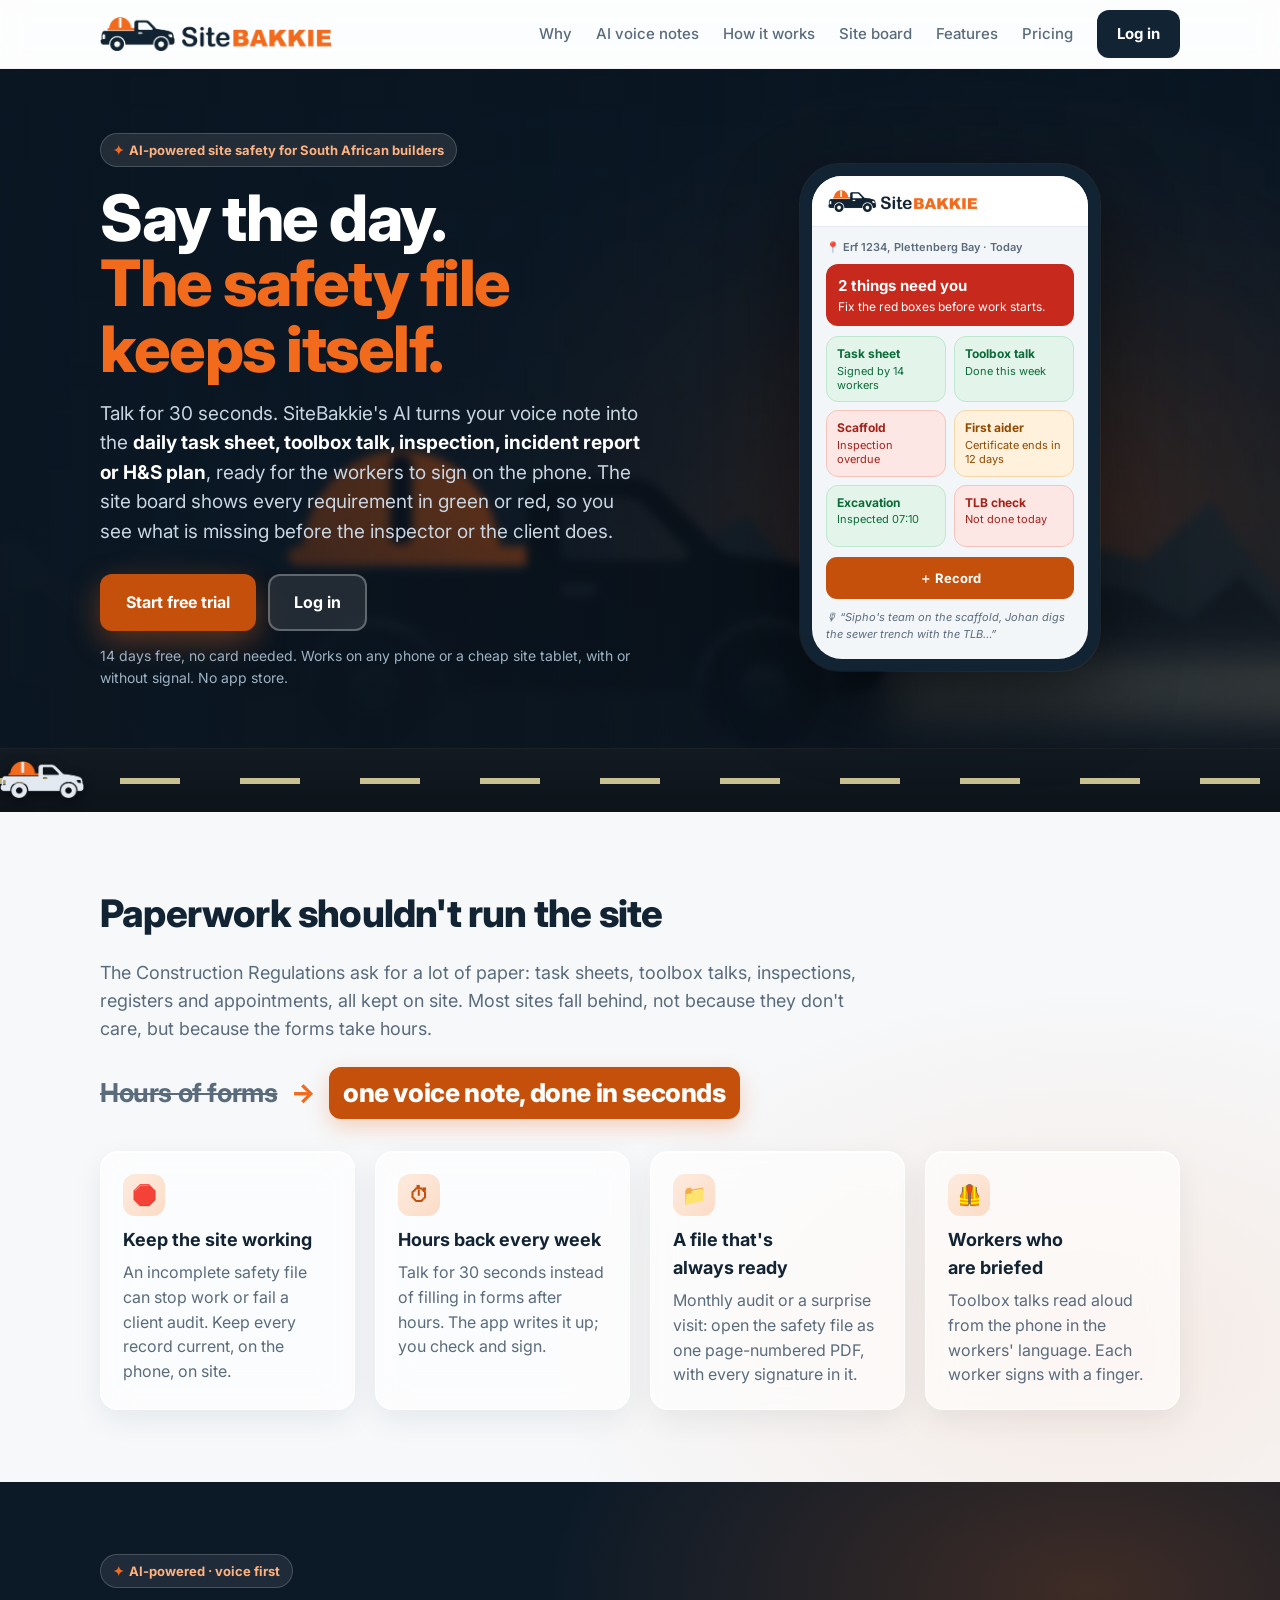
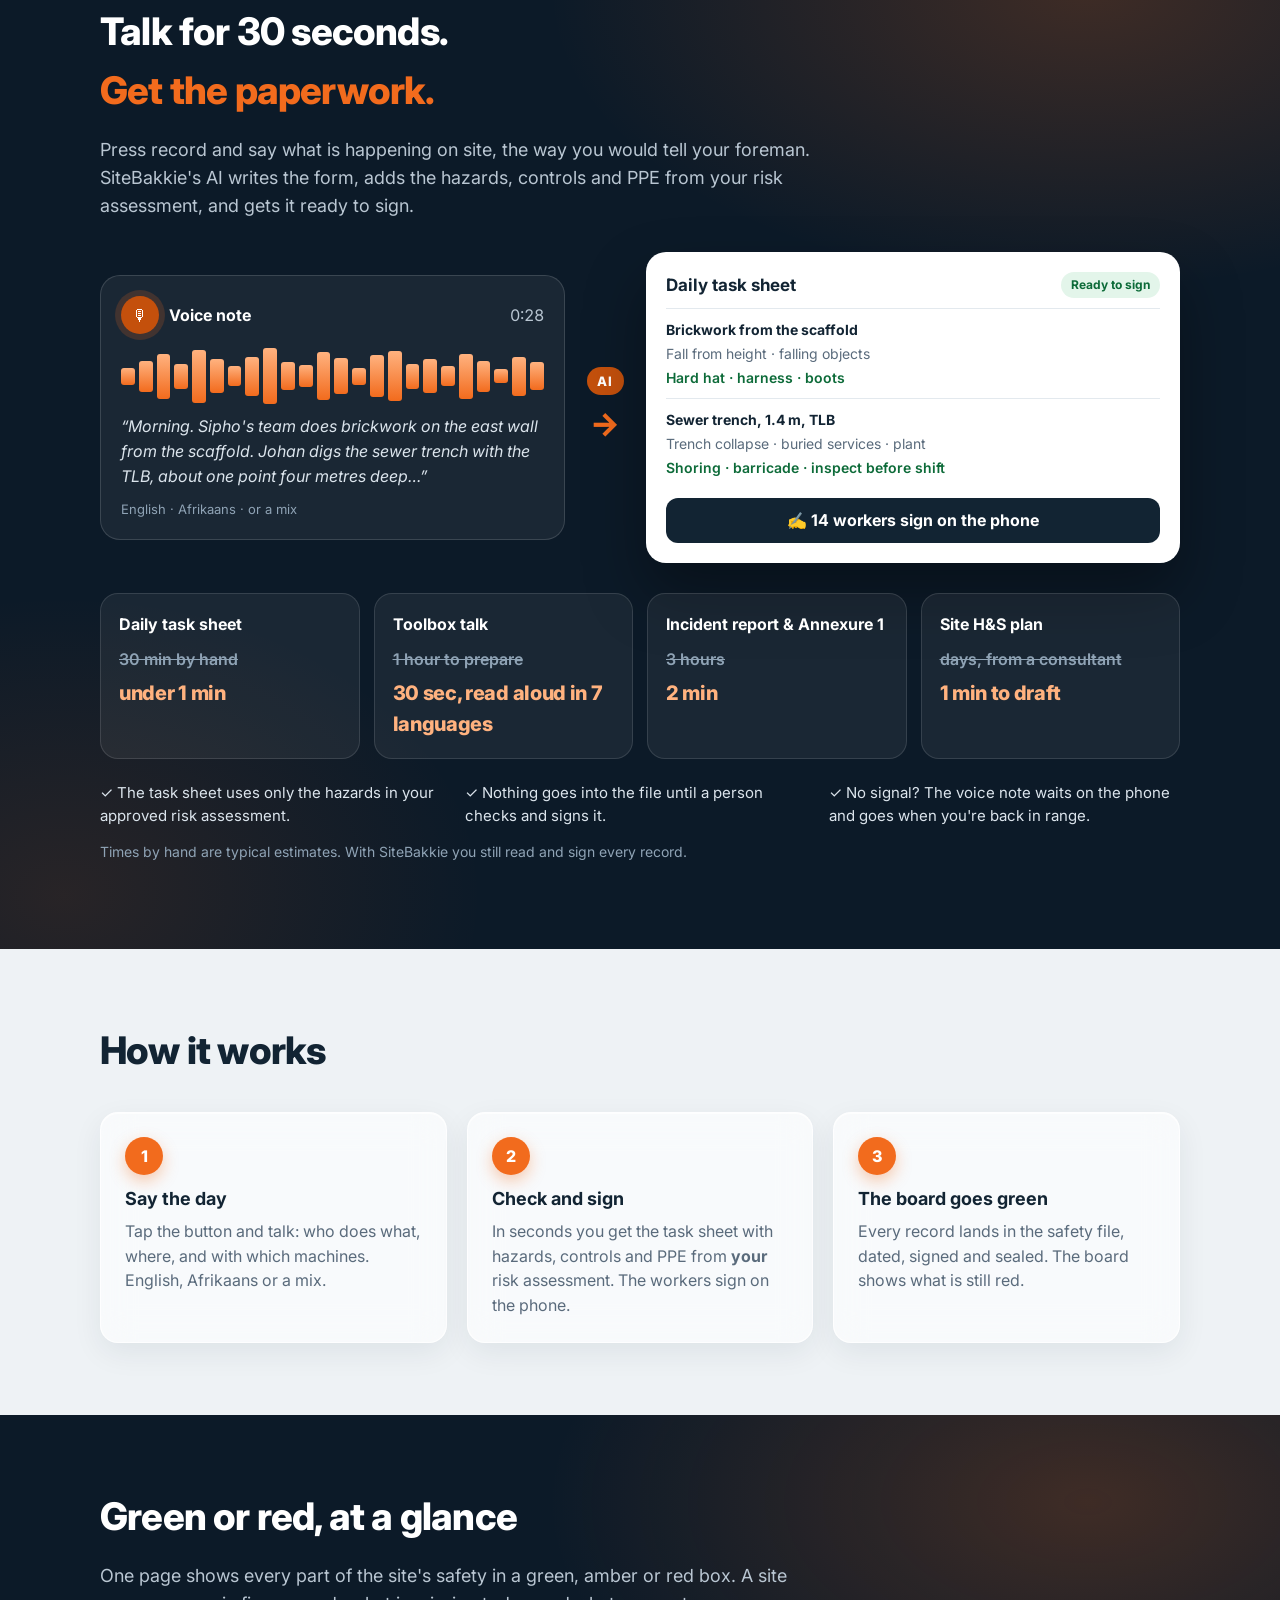
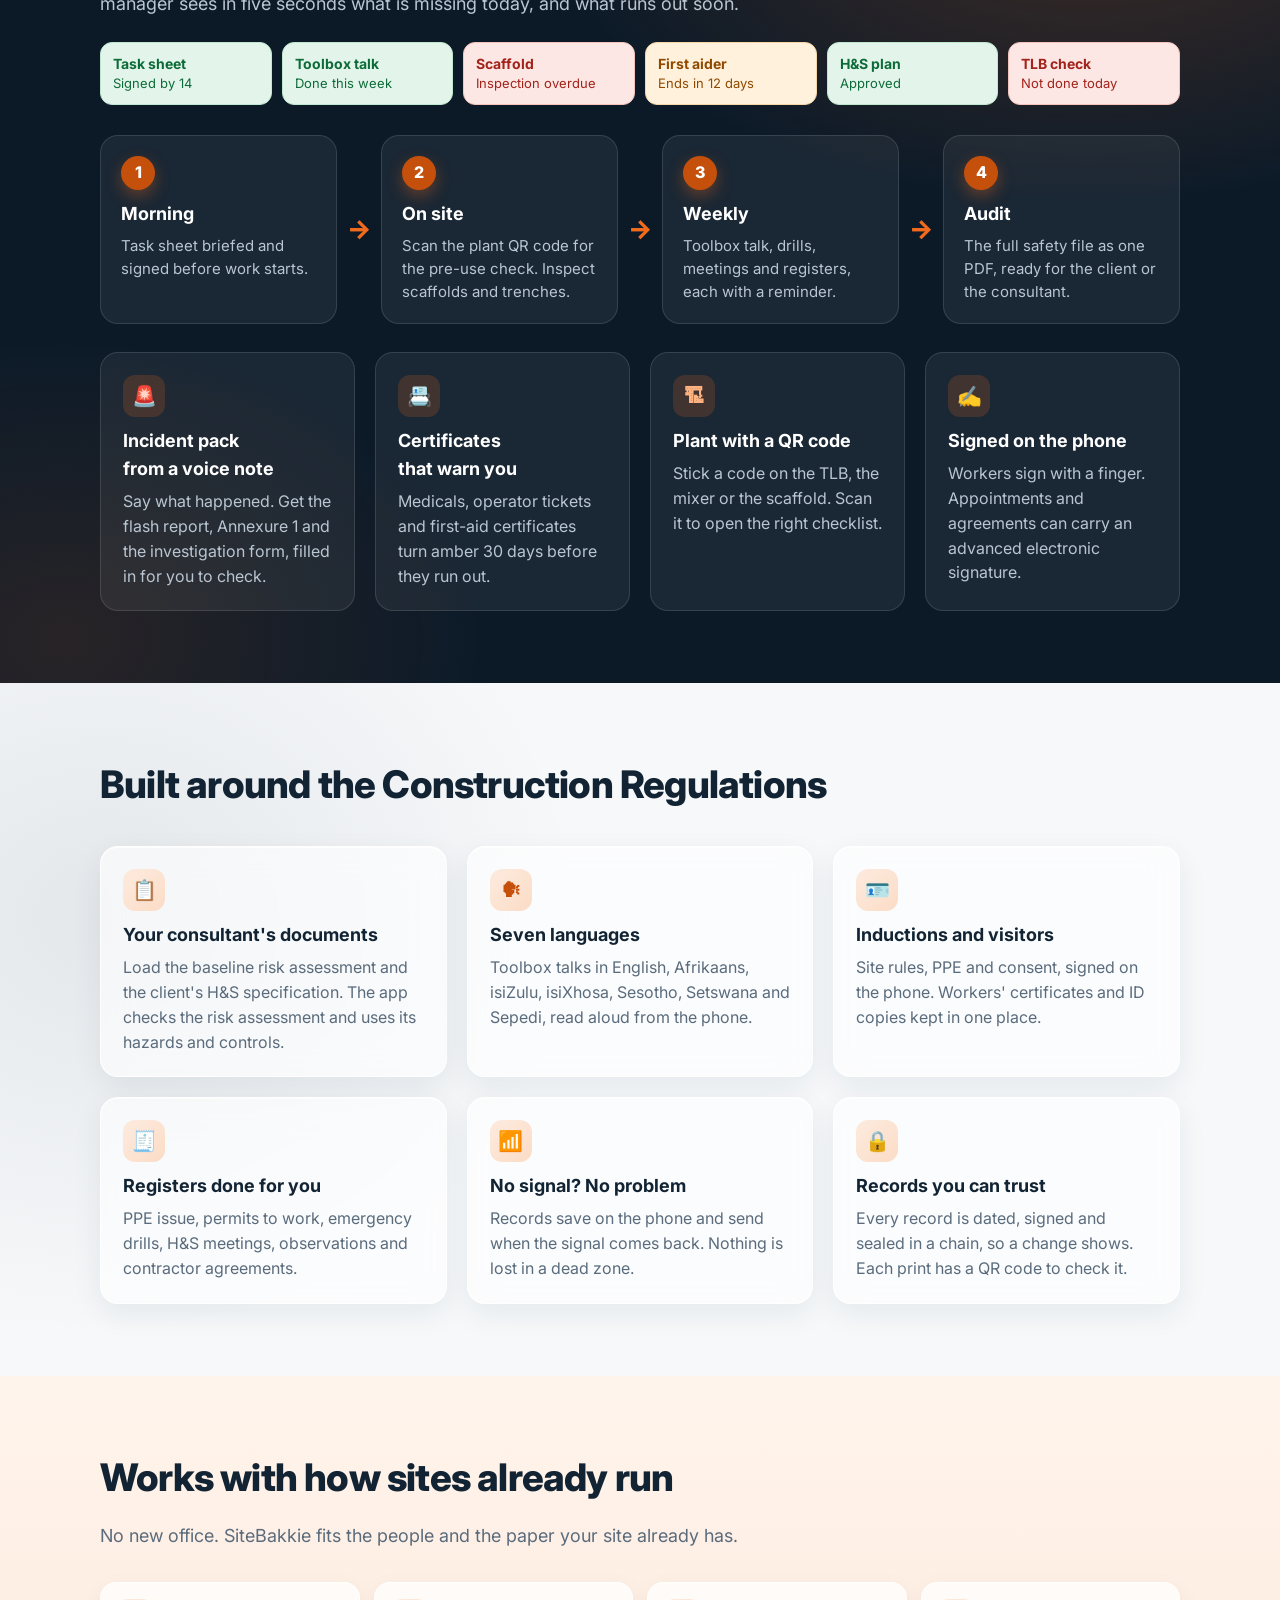
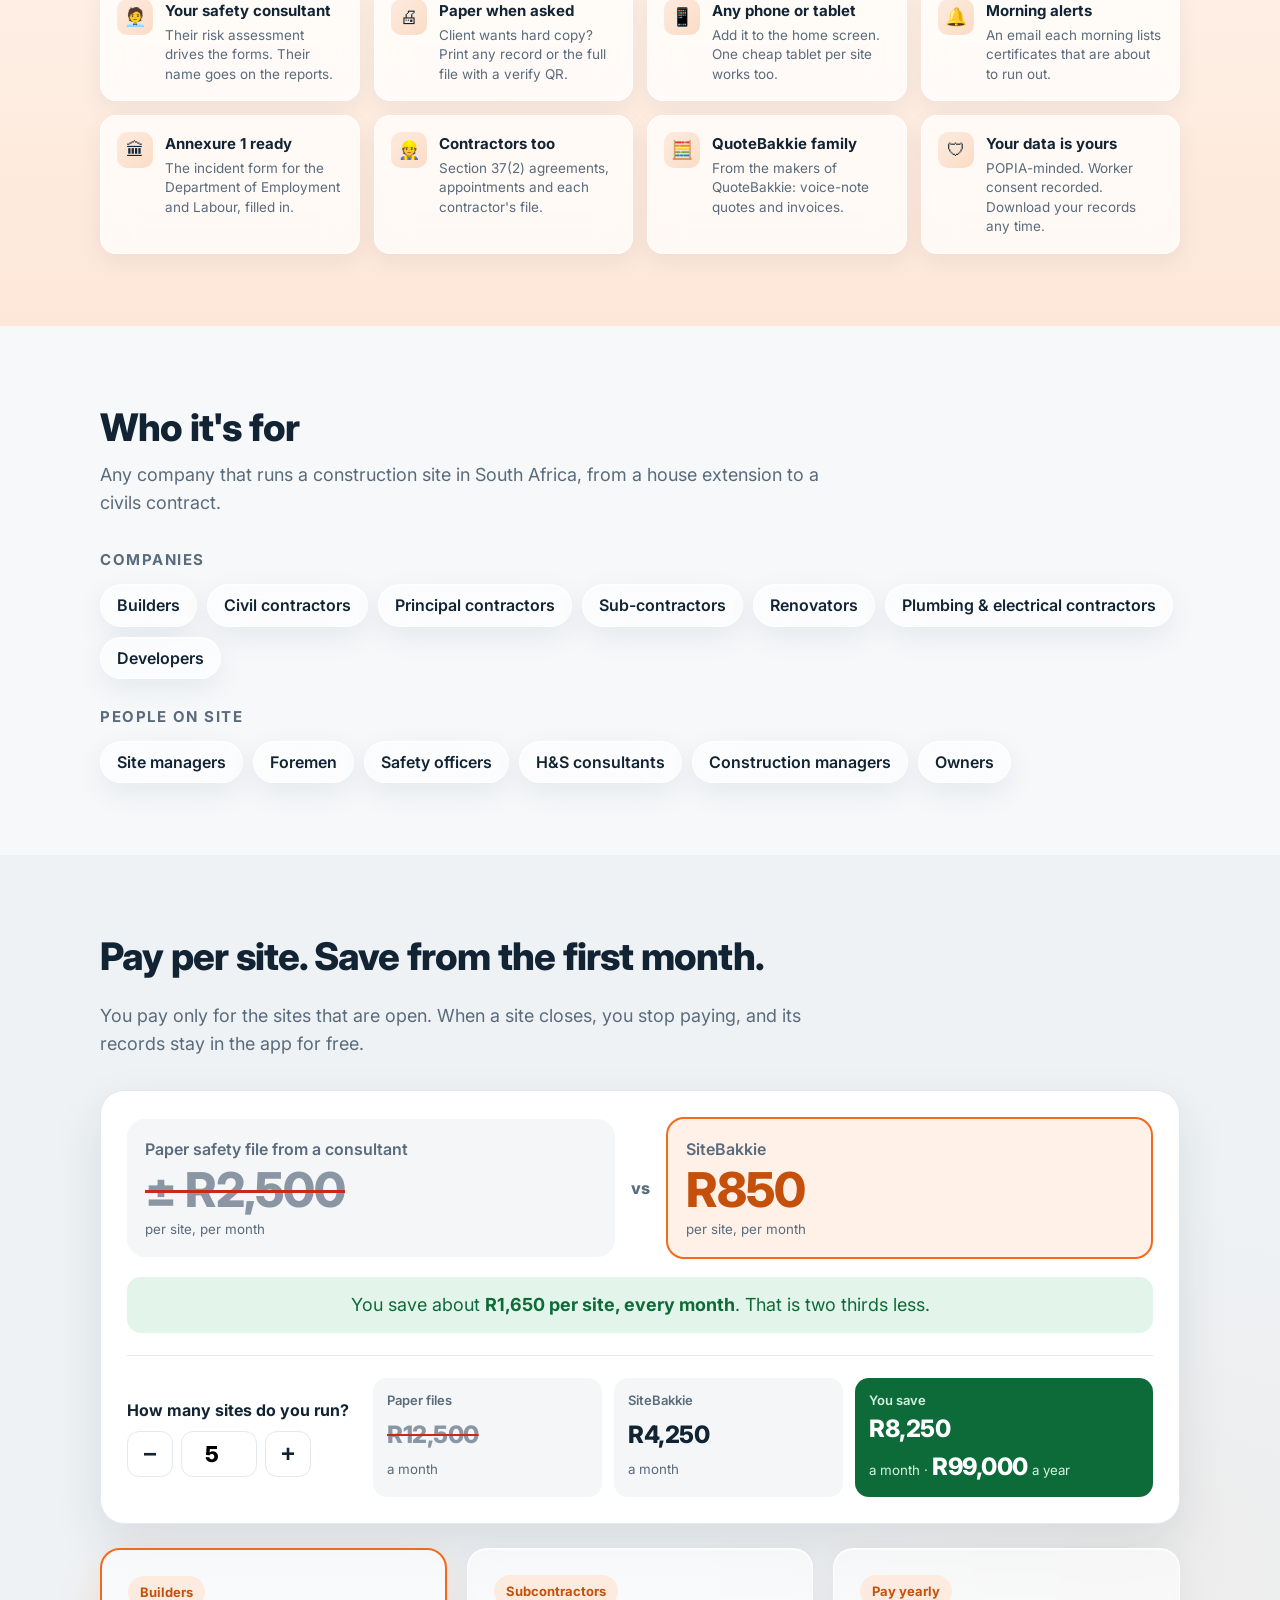
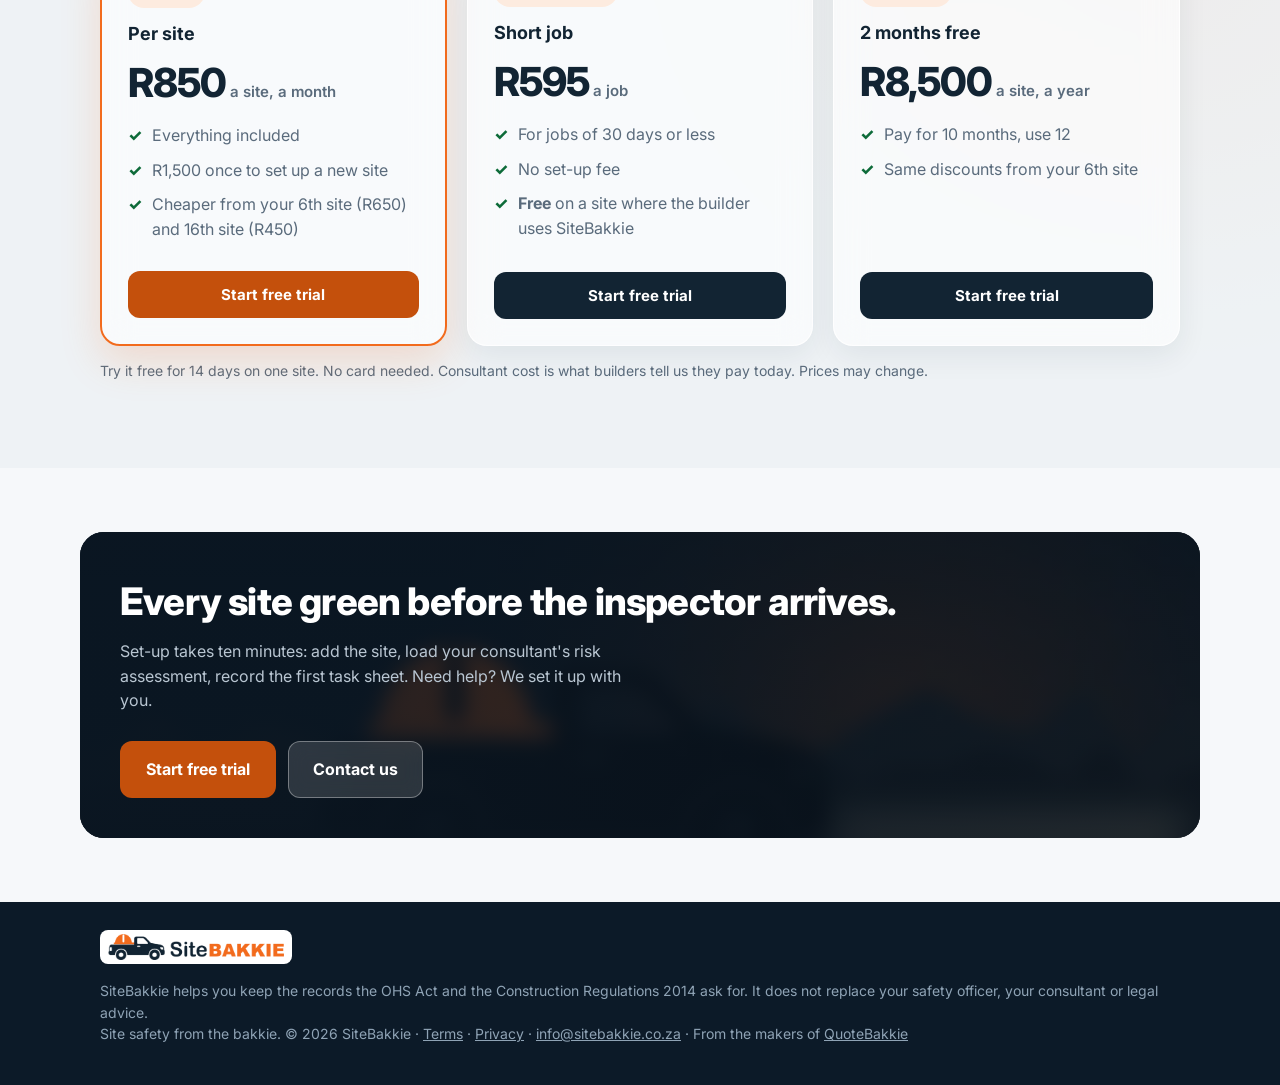
<file: web/index.html>
<!doctype html>
<html lang="en">
<head>
<meta charset="utf-8">
<meta name="viewport" content="width=device-width, initial-scale=1">
<title>SiteBakkie · Construction health and safety from a voice note</title>
<meta name="description" content="AI-powered: SiteBakkie turns a voice note into the daily task sheet, toolbox talk, inspection or incident report, signed on the phone. A green-or-red site board shows what is missing. For South African builders and site managers.">
<meta name="theme-color" content="#ffffff">
<meta property="og:title" content="SiteBakkie · Site safety from the bakkie">
<meta property="og:description" content="Say the day. The safety file keeps itself.">
<meta property="og:image" content="https://www.sitebakkie.co.za/img/og.jpg">
<meta property="og:image:width" content="1200"><meta property="og:image:height" content="630">
<meta property="og:url" content="https://www.sitebakkie.co.za/"><meta property="og:type" content="website">
<meta property="og:site_name" content="SiteBakkie"><meta name="twitter:card" content="summary_large_image">
<link rel="icon" type="image/png" href="favicon.png">
<link rel="apple-touch-icon" href="icon-192.png">
<link rel="preconnect" href="https://fonts.googleapis.com">
<link rel="preconnect" href="https://fonts.gstatic.com" crossorigin>
<link rel="canonical" href="https://www.sitebakkie.co.za/">
<link href="https://fonts.googleapis.com/css2?family=Inter:wght@400;500;600;700;800&display=swap" rel="stylesheet">
<link rel="stylesheet" href="landing.css">
</head>
<body>

<header class="nav">
  <div class="wrap navrow">
    <a href="/" class="brand"><img src="logo.png" alt="SiteBakkie" height="34"></a>
    <nav class="links">
      <a href="#why">Why</a>
      <a href="#voice">AI voice notes</a>
      <a href="#how">How it works</a>
      <a href="#board">Site board</a>
      <a href="#features">Features</a>
      <a href="#pricing">Pricing</a>
    </nav>
    <a href="/app.html" class="btn btn-dark" id="login-top">Log in</a>
  </div>
</header>

<main>
  <section class="hero">
    <div class="wrap herogrid">
      <div>
        <span class="pill"><span class="ai-dot">✦</span> AI-powered site safety for South African builders</span>
        <h1>Say the day.<br><span class="accent">The safety file keeps itself.</span></h1>
        <p class="lead">Talk for 30 seconds. SiteBakkie's AI turns your voice note into the <b>daily task sheet, toolbox talk, inspection, incident report or H&amp;S plan</b>, ready for the workers to sign on the phone. The site board shows every requirement in green or red, so you see what is missing before the inspector or the client does.</p>
        <div class="ctas">
          <a href="/app.html#signup" class="btn btn-accent btn-lg">Start free trial</a>
          <a href="/app.html" class="btn btn-ghost btn-lg" id="login-hero">Log in</a>
        </div>
        <p class="fine">14 days free, no card needed. Works on any phone or a cheap site tablet, with or without signal. No app store.</p>
      </div>

      <!-- Phone mock: the site board -->
      <div class="phone" aria-hidden="true">
        <div class="screen">
          <div class="ph-head"><img src="logo.png" alt=""></div>
          <div class="ph-site">📍 Erf 1234, Plettenberg Bay · Today</div>
          <div class="ph-sum"><b>2 things need you</b>Fix the red boxes before work starts.</div>
          <div class="tiles">
            <div class="tile t-g"><b>Task sheet</b>Signed by 14 workers</div>
            <div class="tile t-g"><b>Toolbox talk</b>Done this week</div>
            <div class="tile t-r"><b>Scaffold</b>Inspection overdue</div>
            <div class="tile t-a"><b>First aider</b>Certificate ends in 12 days</div>
            <div class="tile t-g"><b>Excavation</b>Inspected 07:10</div>
            <div class="tile t-r"><b>TLB check</b>Not done today</div>
          </div>
          <div class="ph-btn">＋ Record</div>
          <div class="ph-note">🎙 “Sipho's team on the scaffold, Johan digs the sewer trench with the TLB…”</div>
        </div>
      </div>
    </div>
    <div class="road" aria-hidden="true"><img src="img/bakkie-light.png" alt="" class="driver"></div>
  </section>

  <section id="why">
    <div class="wrap">
      <h2>Paperwork shouldn't run the site</h2>
      <p class="sub">The Construction Regulations ask for a lot of paper: task sheets, toolbox talks, inspections, registers and appointments, all kept on site. Most sites fall behind, not because they don't care, but because the forms take hours.</p>
      <p class="punch"><span class="was">Hours of forms</span><span class="arrow" aria-hidden="true">→</span><span class="now">one voice note, done in seconds</span></p>
      <div class="grid why">
        <div class="feat"><div class="ico">🛑</div><h3>Keep the site working</h3><p>An incomplete safety file can stop work or fail a client audit. Keep every record current, on the phone, on site.</p></div>
        <div class="feat"><div class="ico">⏱</div><h3>Hours back every week</h3><p>Talk for 30 seconds instead of filling in forms after hours. The app writes it up; you check and sign.</p></div>
        <div class="feat"><div class="ico">📁</div><h3>A file that's always ready</h3><p>Monthly audit or a surprise visit: open the safety file as one page-numbered PDF, with every signature in it.</p></div>
        <div class="feat"><div class="ico">🦺</div><h3>Workers who are briefed</h3><p>Toolbox talks read aloud from the phone in the workers' language. Each worker signs with a finger.</p></div>
      </div>
    </div>
  </section>

  <section id="voice" class="dark">
    <div class="wrap">
      <span class="pill dark-pill"><span class="ai-dot">✦</span> AI-powered · voice first</span>
      <h2 style="margin-top:14px">Talk for 30 seconds.<br><span class="accent">Get the paperwork.</span></h2>
      <p class="sub">Press record and say what is happening on site, the way you would tell your foreman. SiteBakkie's AI writes the form, adds the hazards, controls and PPE from your risk assessment, and gets it ready to sign.</p>
      <div class="voice-demo">
        <div class="vn">
          <div class="vn-head"><span class="mic">🎙</span><b>Voice note</b><span class="vn-time">0:28</span></div>
          <div class="wave" aria-hidden="true"><i style="--h:30"></i><i style="--h:55"></i><i style="--h:80"></i><i style="--h:45"></i><i style="--h:95"></i><i style="--h:60"></i><i style="--h:35"></i><i style="--h:70"></i><i style="--h:100"></i><i style="--h:50"></i><i style="--h:40"></i><i style="--h:85"></i><i style="--h:65"></i><i style="--h:30"></i><i style="--h:75"></i><i style="--h:90"></i><i style="--h:45"></i><i style="--h:60"></i><i style="--h:35"></i><i style="--h:80"></i><i style="--h:55"></i><i style="--h:25"></i><i style="--h:70"></i><i style="--h:50"></i></div>
          <p class="vn-text">“Morning. Sipho's team does brickwork on the east wall from the scaffold. Johan digs the sewer trench with the TLB, about one point four metres deep…”</p>
          <div class="vn-langs">English · Afrikaans · or a mix</div>
        </div>
        <div class="v-arrow" aria-hidden="true"><span>AI</span>→</div>
        <div class="vdoc">
          <div class="vdoc-head"><b>Daily task sheet</b><span class="tag">Ready to sign</span></div>
          <div class="vdoc-row"><b>Brickwork from the scaffold</b><span>Fall from height · falling objects</span><span class="ppe">Hard hat · harness · boots</span></div>
          <div class="vdoc-row"><b>Sewer trench, 1.4 m, TLB</b><span>Trench collapse · buried services · plant</span><span class="ppe">Shoring · barricade · inspect before shift</span></div>
          <div class="vdoc-sign">✍️ 14 workers sign on the phone</div>
        </div>
      </div>
      <div class="times">
        <div class="time"><h3>Daily task sheet</h3><div class="t-was">30 min by hand</div><div class="t-now">under 1 min</div></div>
        <div class="time"><h3>Toolbox talk</h3><div class="t-was">1 hour to prepare</div><div class="t-now">30 sec, read aloud in 7 languages</div></div>
        <div class="time"><h3>Incident report &amp; Annexure 1</h3><div class="t-was">3 hours</div><div class="t-now">2 min</div></div>
        <div class="time"><h3>Site H&amp;S plan</h3><div class="t-was">days, from a consultant</div><div class="t-now">1 min to draft</div></div>
      </div>
      <div class="ai-points">
        <div>✓ The task sheet uses only the hazards in your approved risk assessment.</div>
        <div>✓ Nothing goes into the file until a person checks and signs it.</div>
        <div>✓ No signal? The voice note waits on the phone and goes when you're back in range.</div>
      </div>
      <p class="fine dark-fine">Times by hand are typical estimates. With SiteBakkie you still read and sign every record.</p>
    </div>
  </section>

  <section id="how" class="band">
    <div class="wrap">
      <h2>How it works</h2>
      <div class="steps">
        <div class="step"><div class="num">1</div><h3>Say the day</h3>
          <p>Tap the button and talk: who does what, where, and with which machines. English, Afrikaans or a mix.</p></div>
        <div class="step"><div class="num">2</div><h3>Check and sign</h3>
          <p>In seconds you get the task sheet with hazards, controls and PPE from <b>your</b> risk assessment. The workers sign on the phone.</p></div>
        <div class="step"><div class="num">3</div><h3>The board goes green</h3>
          <p>Every record lands in the safety file, dated, signed and sealed. The board shows what is still red.</p></div>
      </div>
    </div>
  </section>

  <section id="board" class="dark board-dark">
    <div class="wrap">
      <h2>Green or red, at a glance</h2>
      <p class="sub">One page shows every part of the site's safety in a green, amber or red box. A site manager sees in five seconds what is missing today, and what runs out soon.</p>
      <div class="board-strip" aria-hidden="true">
        <div class="tile t-g"><b>Task sheet</b>Signed by 14</div>
        <div class="tile t-g"><b>Toolbox talk</b>Done this week</div>
        <div class="tile t-r"><b>Scaffold</b>Inspection overdue</div>
        <div class="tile t-a"><b>First aider</b>Ends in 12 days</div>
        <div class="tile t-g"><b>H&amp;S plan</b>Approved</div>
        <div class="tile t-r"><b>TLB check</b>Not done today</div>
      </div>
      <div class="flow">
        <div class="fstep"><div class="fnum">1</div><h3>Morning</h3><p>Task sheet briefed and signed before work starts.</p></div>
        <div class="farrow">→</div>
        <div class="fstep"><div class="fnum">2</div><h3>On site</h3><p>Scan the plant QR code for the pre-use check. Inspect scaffolds and trenches.</p></div>
        <div class="farrow">→</div>
        <div class="fstep"><div class="fnum">3</div><h3>Weekly</h3><p>Toolbox talk, drills, meetings and registers, each with a reminder.</p></div>
        <div class="farrow">→</div>
        <div class="fstep"><div class="fnum">4</div><h3>Audit</h3><p>The full safety file as one PDF, ready for the client or the consultant.</p></div>
      </div>
      <div class="grid inv">
        <div class="feat"><div class="ico">🚨</div><h3>Incident pack from a voice note</h3><p>Say what happened. Get the flash report, Annexure 1 and the investigation form, filled in for you to check.</p></div>
        <div class="feat"><div class="ico">📇</div><h3>Certificates that warn you</h3><p>Medicals, operator tickets and first-aid certificates turn amber 30 days before they run out.</p></div>
        <div class="feat"><div class="ico">🏗</div><h3>Plant with a QR code</h3><p>Stick a code on the TLB, the mixer or the scaffold. Scan it to open the right checklist.</p></div>
        <div class="feat"><div class="ico">✍️</div><h3>Signed on the phone</h3><p>Workers sign with a finger. Appointments and agreements can carry an advanced electronic signature.</p></div>
      </div>
    </div>
  </section>

  <section id="features">
    <div class="wrap">
      <h2>Built around the Construction Regulations</h2>
      <div class="grid">
        <div class="feat"><div class="ico">📋</div><h3>Your consultant's documents</h3><p>Load the baseline risk assessment and the client's H&amp;S specification. The app checks the risk assessment and uses its hazards and controls.</p></div>
        <div class="feat"><div class="ico">🗣</div><h3>Seven languages</h3><p>Toolbox talks in English, Afrikaans, isiZulu, isiXhosa, Sesotho, Setswana and Sepedi, read aloud from the phone.</p></div>
        <div class="feat"><div class="ico">🪪</div><h3>Inductions and visitors</h3><p>Site rules, PPE and consent, signed on the phone. Workers' certificates and ID copies kept in one place.</p></div>
        <div class="feat"><div class="ico">🧾</div><h3>Registers done for you</h3><p>PPE issue, permits to work, emergency drills, H&amp;S meetings, observations and contractor agreements.</p></div>
        <div class="feat"><div class="ico">📶</div><h3>No signal? No problem</h3><p>Records save on the phone and send when the signal comes back. Nothing is lost in a dead zone.</p></div>
        <div class="feat"><div class="ico">🔒</div><h3>Records you can trust</h3><p>Every record is dated, signed and sealed in a chain, so a change shows. Each print has a QR code to check it.</p></div>
      </div>
    </div>
  </section>

  <section id="works-with" class="warm-soft">
    <div class="wrap">
      <h2>Works with how sites already run</h2>
      <p class="sub">No new office. SiteBakkie fits the people and the paper your site already has.</p>
      <div class="mini-grid">
        <div class="mini-f"><div class="mi">🧑‍💼</div><div><h3>Your safety consultant</h3><p>Their risk assessment drives the forms. Their name goes on the reports.</p></div></div>
        <div class="mini-f"><div class="mi">🖨</div><div><h3>Paper when asked</h3><p>Client wants hard copy? Print any record or the full file with a verify QR.</p></div></div>
        <div class="mini-f"><div class="mi">📱</div><div><h3>Any phone or tablet</h3><p>Add it to the home screen. One cheap tablet per site works too.</p></div></div>
        <div class="mini-f"><div class="mi">🔔</div><div><h3>Morning alerts</h3><p>An email each morning lists certificates that are about to run out.</p></div></div>
        <div class="mini-f"><div class="mi">🏛</div><div><h3>Annexure 1 ready</h3><p>The incident form for the Department of Employment and Labour, filled in.</p></div></div>
        <div class="mini-f"><div class="mi">👷</div><div><h3>Contractors too</h3><p>Section 37(2) agreements, appointments and each contractor's file.</p></div></div>
        <div class="mini-f"><div class="mi">🧮</div><div><h3>QuoteBakkie family</h3><p>From the makers of QuoteBakkie: voice-note quotes and invoices.</p></div></div>
        <div class="mini-f"><div class="mi">🛡</div><div><h3>Your data is yours</h3><p>POPIA-minded. Worker consent recorded. Download your records any time.</p></div></div>
      </div>
    </div>
  </section>

  <section class="trades">
    <div class="wrap">
      <h2>Who it's for</h2>
      <p class="sub">Any company that runs a construction site in South Africa, from a house extension to a civils contract.</p>
      <h3 class="chiphead">Companies</h3>
      <div class="chips"><span>Builders</span><span>Civil contractors</span><span>Principal contractors</span><span>Sub-contractors</span><span>Renovators</span><span>Plumbing &amp; electrical contractors</span><span>Developers</span></div>
      <h3 class="chiphead">People on site</h3>
      <div class="chips"><span>Site managers</span><span>Foremen</span><span>Safety officers</span><span>H&amp;S consultants</span><span>Construction managers</span><span>Owners</span></div>
    </div>
  </section>

  <section id="pricing" class="band">
    <div class="wrap">
      <h2>Pay per site. Save from the first month.</h2>
      <p class="sub">You pay only for the sites that are open. When a site closes, you stop paying, and its records stay in the app for free.</p>

      <div class="save-card">
        <div class="save-compare">
          <div class="old"><span>Paper safety file from a consultant</span><b>± R2,500</b><small>per site, per month</small></div>
          <div class="vs">vs</div>
          <div class="new"><span>SiteBakkie</span><b>R850</b><small>per site, per month</small></div>
        </div>
        <div class="save-line">You save about <b>R1,650 per site, every month</b>. That is two thirds less.</div>
        <div class="calc">
          <div class="calc-in"><label for="calc-n">How many sites do you run?</label>
            <div class="stepper"><button type="button" data-step="-1" aria-label="Fewer sites">−</button>
              <input id="calc-n" type="number" inputmode="numeric" min="1" max="60" value="5">
              <button type="button" data-step="1" aria-label="More sites">+</button></div></div>
          <div class="calc-out">
            <div><span>Paper files</span><b id="c-paper" class="strike">R12,500</b><small>a month</small></div>
            <div><span>SiteBakkie</span><b id="c-sb">R4,250</b><small>a month</small></div>
            <div class="win"><span>You save</span><b id="c-save">R8,250</b><small>a month · <b id="c-year">R99,000</b> a year</small></div>
          </div>
        </div>
      </div>

      <div class="prices">
        <div class="price founder-card"><span class="pill">Builders</span>
          <h3>Per site</h3><div class="amt">R850<span> a site, a month</span></div>
          <ul class="ticks"><li>Everything included</li><li>R1,500 once to set up a new site</li>
            <li>Cheaper from your 6th site (R650) and 16th site (R450)</li></ul>
          <a href="/app.html#signup" class="btn btn-accent">Start free trial</a></div>
        <div class="price"><span class="pill">Subcontractors</span>
          <h3>Short job</h3><div class="amt">R595<span> a job</span></div>
          <ul class="ticks"><li>For jobs of 30 days or less</li><li>No set-up fee</li>
            <li><b>Free</b> on a site where the builder uses SiteBakkie</li></ul>
          <a href="/app.html#signup" class="btn btn-dark">Start free trial</a></div>
        <div class="price"><span class="pill">Pay yearly</span>
          <h3>2 months free</h3><div class="amt">R8,500<span> a site, a year</span></div>
          <ul class="ticks"><li>Pay for 10 months, use 12</li><li>Same discounts from your 6th site</li></ul>
          <a href="/app.html#signup" class="btn btn-dark">Start free trial</a></div>
      </div>
      <p class="fine">Try it free for 14 days on one site. No card needed. Consultant cost is what builders tell us they pay today. Prices may change.</p>
    </div>
  </section>

  <section class="cta">
    <div class="wrap ctabox">
      <div>
        <h2>Every site green before the inspector arrives.</h2>
        <p>Set-up takes ten minutes: add the site, load your consultant's risk assessment, record the first task sheet. Need help? We set it up with you.</p>
      </div>
      <div class="ctas">
        <a href="/app.html#signup" class="btn btn-accent btn-lg">Start free trial</a>
        <a href="mailto:info@sitebakkie.co.za" class="btn btn-light btn-lg">Contact us</a>
      </div>
    </div>
  </section>
</main>

<footer class="foot-dark">
  <div class="wrap footrow">
    <img src="logo.png" alt="SiteBakkie" height="26">
    <span>SiteBakkie helps you keep the records the OHS Act and the Construction Regulations 2014 ask for. It does not replace your safety officer, your consultant or legal advice.<br>Site safety from the bakkie. © 2026 SiteBakkie · <a href="/terms.html">Terms</a> · <a href="/privacy.html">Privacy</a> · <a href="mailto:info@sitebakkie.co.za">info@sitebakkie.co.za</a> · From the makers of <a href="https://www.quotebakkie.co.za">QuoteBakkie</a></span>
  </div>
</footer>

<script>
  // Savings calculator: SiteBakkie's volume steps against about R2,500 a site for paper files.
  (function () {
    var n = document.getElementById("calc-n"); if (!n) return;
    var rand = function (v) { return "R" + Math.round(v).toString().replace(/\B(?=(\d{3})+(?!\d))/g, ","); };
    var cost = function (k) { var t = 0; for (var i = 1; i <= k; i++) t += i <= 5 ? 850 : i <= 15 ? 650 : 450; return t; };
    var show = function () {
      var k = Math.max(1, Math.min(60, parseInt(n.value, 10) || 1)); n.value = k;
      var paper = k * 2500, sb = cost(k);
      document.getElementById("c-paper").textContent = rand(paper);
      document.getElementById("c-sb").textContent = rand(sb);
      document.getElementById("c-save").textContent = rand(paper - sb);
      document.getElementById("c-year").textContent = rand((paper - sb) * 12);
    };
    document.querySelectorAll("[data-step]").forEach(function (b) {
      b.onclick = function () { n.value = (parseInt(n.value, 10) || 0) + parseInt(b.dataset.step, 10); show(); };
    });
    n.oninput = show; show();
  })();
  // Someone who has logged in before sees "Open app" instead of "Log in".
  try {
    if (localStorage.getItem("ss-token"))
      ["login-top", "login-hero"].forEach(function (id) { document.getElementById(id).textContent = "Open app"; });
  } catch (e) {}
</script>
</body>
</html>
</file>
<file: web/landing.css>
:root { --navy: #122433; --accent: #f26b1d; --accent-dk: #c4500c; --ink: #122433; --muted: #5a6b7c;
  --bg: #ffffff; --soft: #f3f6f8; --line: #e3e9ee; }
* { box-sizing: border-box; }
html { scroll-behavior: smooth; }
body { margin: 0; background: var(--bg); color: var(--ink); font: 16px/1.55 Inter, -apple-system, "Segoe UI", Roboto, sans-serif; }
a { color: inherit; }
img { display: block; }
.wrap { max-width: 1120px; margin: 0 auto; padding: 0 20px; }

/* nav */
.nav { position: sticky; top: 0; z-index: 10; background: rgba(255,255,255,.94); backdrop-filter: blur(8px); border-bottom: 1px solid var(--line); }
.navrow { display: flex; align-items: center; gap: 24px; height: 68px; }
.brand img { height: 34px; width: auto; }
.links { display: flex; gap: 24px; margin-left: auto; font-weight: 500; font-size: 15px; }
.links a { text-decoration: none; color: var(--muted); } .links a:hover { color: var(--ink); }

/* buttons */
.btn { display: inline-flex; align-items: center; justify-content: center; text-decoration: none; font-weight: 700;
  border-radius: 12px; padding: 10px 18px; font-size: 15px; border: 2px solid transparent; white-space: nowrap; }
.btn-lg { padding: 14px 24px; font-size: 16px; }
.btn-dark { background: var(--navy); color: #fff; }
.btn-accent { background: var(--accent); color: #fff; } .btn-accent:hover { background: var(--accent-dk); }
.btn-ghost { border-color: var(--line); color: var(--ink); background: #fff; } .btn-ghost:hover { border-color: var(--ink); }
.btn-light { background: #fff; color: var(--navy); }

/* hero */
.hero { padding: 64px 0 72px; background: linear-gradient(180deg, #fff 0%, var(--soft) 100%); }
.herogrid { display: grid; grid-template-columns: 1.1fr .9fr; gap: 56px; align-items: center; }
.pill { display: inline-block; background: #fdebdf; color: var(--accent-dk); font-weight: 700; font-size: 13px; padding: 6px 12px; border-radius: 99px; }
h1 { font-size: clamp(40px, 6vw, 64px); line-height: 1.02; letter-spacing: -1.5px; margin: 18px 0 18px; font-weight: 800; }
.accent { color: var(--accent); }
.lead { font-size: 19px; color: var(--muted); max-width: 540px; margin: 0 0 28px; }
.ctas { display: flex; gap: 12px; flex-wrap: wrap; }
.fine { color: var(--muted); font-size: 14px; margin-top: 14px; }

/* phone mock */
.phone { justify-self: center; width: 300px; border-radius: 40px; background: var(--navy); padding: 12px;
  box-shadow: 0 30px 60px rgba(18,36,51,.25); }
.screen { background: var(--soft); border-radius: 30px; overflow: hidden; padding-bottom: 16px; }
.ph-head { background: #fff; padding: 14px 16px; border-bottom: 1px solid var(--line); }
.ph-head img { height: 22px; }
.ph-card { background: #fff; margin: 14px; border-radius: 14px; padding: 14px; border: 1px solid var(--line); font-size: 12px; }
.ph-num { color: var(--muted); font-size: 11px; }
.ph-title { font-weight: 800; font-size: 15px; margin: 2px 0; }
.ph-cust { color: var(--muted); margin-bottom: 8px; }
.ph-line { display: flex; justify-content: space-between; gap: 8px; padding: 6px 0; border-bottom: 1px solid var(--line); }
.ph-line b { white-space: nowrap; font-weight: 600; }
.ph-line.tbc b { color: #a26a00; }
.ph-total { display: flex; justify-content: space-between; font-weight: 800; font-size: 14px; padding-top: 8px;
  margin-top: 4px; border-top: 2px solid var(--accent); }
.ph-btn { margin: 0 14px; background: var(--accent); color: #fff; text-align: center; font-weight: 700; font-size: 13px; padding: 11px; border-radius: 11px; }
.ph-note { margin: 10px 14px 0; font-size: 11px; color: var(--muted); font-style: italic; }

/* sections */
section { padding: 72px 0; }
.band { background: var(--soft); }
h2 { font-size: clamp(28px, 4vw, 38px); letter-spacing: -.8px; margin: 0 0 32px; font-weight: 800; }
h3 { font-size: 18px; margin: 10px 0 6px; }
.steps { display: grid; grid-template-columns: repeat(3, 1fr); gap: 20px; }
.step { background: #fff; border-radius: 18px; padding: 24px; border: 1px solid var(--line); }
.step p, .feat p { color: var(--muted); margin: 0; }
.num { width: 38px; height: 38px; border-radius: 50%; background: var(--accent); color: #fff; font-weight: 800; display: grid; place-items: center; }
.grid { display: grid; grid-template-columns: repeat(3, 1fr); gap: 20px; }
.feat { padding: 22px; border-radius: 18px; border: 1px solid var(--line); }
.ico { width: 42px; height: 42px; border-radius: 12px; background: #fdebdf; color: var(--accent-dk); display: grid; place-items: center; font-weight: 800; font-size: 20px; }
.trades h2 { margin-bottom: 20px; }
.chiphead { font-size: 15px; color: var(--muted); text-transform: uppercase; letter-spacing: 1.5px; margin: 26px 0 12px; }
.sub { font-size: 18px; color: var(--muted); max-width: 760px; margin: -16px 0 32px; }
.grid.why { grid-template-columns: repeat(4, 1fr); }
.lead b { color: var(--ink); }
.chips { display: flex; flex-wrap: wrap; gap: 10px; }
.chips span { background: #fff; border: 1px solid var(--line); border-radius: 99px; padding: 8px 16px; font-weight: 600; }

.cta { padding: 64px 0; }
.ctabox { background: var(--navy); color: #fff; border-radius: 24px; padding: 40px; display: flex; gap: 28px;
  align-items: center; justify-content: space-between; flex-wrap: wrap; }
.ctabox h2 { margin-bottom: 8px; color: #fff; }
.ctabox p { color: #b9c6d2; margin: 0; max-width: 520px; }

footer { border-top: 1px solid var(--line); padding: 28px 0 40px; color: var(--muted); font-size: 14px; }
.footrow { display: flex; align-items: center; gap: 16px; flex-wrap: wrap; }
.footrow img { height: 26px; width: auto; }

.prices { display: grid; grid-template-columns: repeat(3, 1fr); gap: 20px; align-items: stretch; }
.price { background: #fff; border: 1px solid var(--line); border-radius: 20px; padding: 26px; display: flex; flex-direction: column; }
.price h3 { margin: 12px 0 4px; font-size: 18px; }
.price .amt { font-size: 40px; font-weight: 800; letter-spacing: -1px; }
.price .amt span { font-size: 16px; font-weight: 600; color: var(--muted); letter-spacing: 0; }
.price p { color: var(--muted); flex: 1; }
.price .btn { margin-top: 8px; }
.founder-card { border: 2px solid var(--accent); }
footer a { color: inherit; }
.flow { display: flex; align-items: stretch; gap: 10px; margin-bottom: 28px; }
.fstep { flex: 1; background: var(--soft); border-radius: 18px; padding: 20px; }
.fstep p { color: var(--muted); margin: 0; font-size: 15px; }
.fnum { width: 34px; height: 34px; border-radius: 50%; background: var(--navy); color: #fff; font-weight: 800; display: grid; place-items: center; }
.farrow { align-self: center; color: var(--accent); font-size: 26px; font-weight: 800; }
.grid.inv { grid-template-columns: repeat(4, 1fr); }
@media (max-width: 1060px) { .grid.why, .grid.inv { grid-template-columns: repeat(2, 1fr); } }
@media (max-width: 860px) {
  .herogrid { grid-template-columns: 1fr; gap: 40px; }
  .links { display: none; }
  .navrow { justify-content: space-between; }
  .steps, .grid, .grid.why, .grid.inv, .prices { grid-template-columns: 1fr; }
  .flow { flex-direction: column; } .farrow { transform: rotate(90deg); }
  .hero { padding: 40px 0 56px; }
  section { padding: 56px 0; }
  .ctabox { padding: 28px; }
}
@media (max-width: 360px) { .phone { width: 100%; } }


/* ================= Bakkie touches: scene, glass, road ================= */
body {
  background:
    radial-gradient(900px 600px at 85% 18%, rgba(242,107,29,.10), transparent 60%),
    radial-gradient(800px 700px at 8% 55%, rgba(18,36,51,.08), transparent 60%),
    radial-gradient(900px 700px at 90% 85%, rgba(242,107,29,.09), transparent 60%),
    #f6f8fa;
}
.nav { background: rgba(255,255,255,.72); backdrop-filter: blur(14px) saturate(1.4); -webkit-backdrop-filter: blur(14px) saturate(1.4);
  border-bottom: 1px solid rgba(18,36,51,.06); }

/* hero: blurred bakkie at dusk */
.hero { position: relative; overflow: hidden; background: #0c1a28; color: #fff; padding-bottom: 110px; }
.hero::before { content: ""; position: absolute; inset: -40px; background: url("img/site-scene.jpg") center 70% / cover no-repeat;
  filter: blur(4px) saturate(1.15) brightness(.9); transform: scale(1.04); }
.hero::after { content: ""; position: absolute; inset: 0;
  background: linear-gradient(90deg, rgba(10,22,34,.90) 0%, rgba(10,22,34,.62) 42%, rgba(10,22,34,.15) 100%),
              linear-gradient(180deg, rgba(10,22,34,.0) 60%, rgba(10,22,34,.55) 100%); }
.hero .wrap { position: relative; z-index: 2; }
.hero h1 { color: #fff; }
.hero .lead { color: #c9d6e2; }
.hero .lead b { color: #fff; }
.hero .fine { color: #9fb2c3; }
.hero .pill { background: rgba(255,255,255,.10); color: #ffb27f; border: 1px solid rgba(255,255,255,.18);
  backdrop-filter: blur(10px); -webkit-backdrop-filter: blur(10px); }
.hero .btn-ghost { background: rgba(255,255,255,.10); color: #fff; border-color: rgba(255,255,255,.28);
  backdrop-filter: blur(10px); -webkit-backdrop-filter: blur(10px); }
.hero .btn-ghost:hover { border-color: #fff; }
.hero .btn-accent { box-shadow: 0 10px 30px rgba(242,107,29,.35); }
.phone { color: var(--ink); box-shadow: 0 30px 80px rgba(0,0,0,.45), 0 0 0 1px rgba(255,255,255,.08); }

/* the road */
.road { position: absolute; left: 0; right: 0; bottom: 0; height: 64px; z-index: 1;
  background: linear-gradient(180deg, #121a22, #0d1319); border-top: 1px solid rgba(255,255,255,.06); overflow: hidden; }
.road::after { content: ""; position: absolute; left: -120px; right: -120px; top: 29px; height: 6px; border-radius: 3px;
  background: repeating-linear-gradient(90deg, #e9dfa6 0 60px, transparent 60px 120px); opacity: .85;
  animation: drive 3s linear infinite; }
@keyframes drive { to { transform: translateX(-120px); } }
@media (prefers-reduced-motion: reduce) { .road::after { animation: none; } }

/* glass cards */
.step, .feat, .price, .fstep, .chips span {
  background: rgba(255,255,255,.62);
  backdrop-filter: blur(16px) saturate(1.3); -webkit-backdrop-filter: blur(16px) saturate(1.3);
  border: 1px solid rgba(255,255,255,.8);
  box-shadow: 0 10px 30px rgba(18,36,51,.07), inset 0 1px 0 rgba(255,255,255,.7);
}
.feat, .step, .price { transition: transform .2s ease, box-shadow .2s ease; }
.feat:hover, .step:hover, .price:hover { transform: translateY(-3px); box-shadow: 0 16px 40px rgba(18,36,51,.12); }
.band { background: rgba(232,239,243,.55); }
.founder-card { border: 2px solid var(--accent); box-shadow: 0 16px 40px rgba(242,107,29,.18); }
.ico { background: linear-gradient(135deg, #fdebdf, #fbdcc6); }
.num, .fnum { box-shadow: 0 6px 16px rgba(242,107,29,.35); }
.num { background: var(--accent); } .fnum { background: var(--navy); }

/* call to action on the same blurred scene */
.ctabox { position: relative; overflow: hidden; background: #0c1a28; }
.ctabox::before { content: ""; position: absolute; inset: -30px; background: url("img/site-scene-blur.jpg") center 65% / cover;
  filter: blur(4px) brightness(.75); }
.ctabox::after { content: ""; position: absolute; inset: 0; background: linear-gradient(90deg, rgba(10,22,34,.92), rgba(10,22,34,.55)); }
.ctabox > * { position: relative; z-index: 1; }
.ctabox .btn-light { background: rgba(255,255,255,.14); color: #fff; border: 1px solid rgba(255,255,255,.35);
  backdrop-filter: blur(10px); -webkit-backdrop-filter: blur(10px); }

.road .driver { position: absolute; bottom: 14px; left: 0; width: 84px; height: auto; z-index: 2;
  animation: cruise 16s linear infinite; filter: drop-shadow(0 4px 6px rgba(0,0,0,.5)); }
@keyframes cruise { from { transform: translateX(-120px); } to { transform: translateX(calc(100vw + 20px)); } }
@media (prefers-reduced-motion: reduce) { .road .driver { animation: none; transform: translateX(40px); } }

/* contrast: white text on a darker orange */
.btn-accent { background: #c4500c; } .btn-accent:hover { background: #a8440a; }

/* works with */
.mini-grid { display: grid; grid-template-columns: repeat(4, 1fr); gap: 14px; }
.mini-f { display: flex; gap: 12px; align-items: flex-start; padding: 16px; border-radius: 16px;
  background: rgba(255,255,255,.62); backdrop-filter: blur(16px) saturate(1.3); -webkit-backdrop-filter: blur(16px) saturate(1.3);
  border: 1px solid rgba(255,255,255,.8); box-shadow: 0 8px 24px rgba(18,36,51,.06); }
.mini-f h3 { font-size: 15px; margin: 0 0 3px; }
.mini-f p { margin: 0; font-size: 13.5px; color: var(--muted); line-height: 1.45; }
.mi { flex: none; width: 36px; height: 36px; border-radius: 10px; display: grid; place-items: center; font-size: 18px;
  background: linear-gradient(135deg, #fdebdf, #fbdcc6); }
@media (max-width: 1060px) { .mini-grid { grid-template-columns: repeat(2, 1fr); } }
@media (max-width: 560px) { .mini-grid { grid-template-columns: 1fr; } }

/* phone mock: the site board */
.ph-site { font-size: 11px; color: var(--muted); margin: 12px 14px 0; font-weight: 600; }
.ph-sum { margin: 8px 14px 0; border-radius: 12px; padding: 10px 12px; background: #c8291d; color: #fff; font-size: 12px; }
.ph-sum b { display: block; font-size: 15px; }
.tiles { display: grid; grid-template-columns: 1fr 1fr; gap: 8px; margin: 10px 14px; }
.tile { border-radius: 12px; padding: 9px 10px; font-size: 11px; line-height: 1.3; border: 1px solid transparent; min-height: 62px; }
.tile b { display: block; font-size: 12px; margin-bottom: 2px; }
.t-g { background: #e3f5ea; color: #0d6b39; border-color: #bfe6cf; }
.t-r { background: #fde7e4; color: #a3221a; border-color: #f6c3bc; }
.t-a { background: #fff1dc; color: #8f4a00; border-color: #f5d6a6; }
.ph-btn { background: var(--accent-dk); }
.legal { font-size: 13px; color: var(--muted); max-width: 820px; margin-top: 18px; }
.pilot { max-width: 720px; }
@media (max-width: 420px) {
  .navrow { gap: 12px; }
  .brand img { height: 27px; }
  .nav .btn { padding: 8px 14px; }
}

/* pricing */
.draft-pill { background: #fff1dc; color: #8f4a00; border: 1px dashed #e0a24f; }
.tiers { width: 100%; border-collapse: collapse; margin: 0 0 14px; font-size: 15px; }
.tiers td { padding: 7px 0; border-bottom: 1px solid var(--line); }
.tiers td:last-child { text-align: right; font-weight: 700; }
.price .pill { align-self: flex-start; }
.example { display: flex; gap: 16px; flex-wrap: wrap; justify-content: space-between; align-items: center; margin-top: 22px;
  padding: 18px 22px; border-radius: 18px; background: rgba(255,255,255,.62); border: 1px solid rgba(255,255,255,.8);
  box-shadow: 0 10px 30px rgba(18,36,51,.07); }
.example-vs { color: var(--muted); }
.example-vs b { color: #a3221a; text-decoration: line-through; }

/* no single word left alone on a line */
h1, h2, h3 { text-wrap: balance; }
.lead, .sub, .feat p, .step p { text-wrap: pretty; }

/* hours -> seconds */
.punch { display: flex; flex-wrap: wrap; align-items: center; gap: 10px 14px; margin: -8px 0 32px;
  font-size: clamp(20px, 2.6vw, 26px); font-weight: 800; letter-spacing: -.4px; }
.punch .was { color: var(--muted); text-decoration: line-through; text-decoration-thickness: 2px; font-weight: 700; }
.punch .arrow { color: var(--accent); }
.punch .now { color: #fff; background: var(--accent-dk); padding: 6px 14px; border-radius: 12px;
  box-shadow: 0 8px 22px rgba(242,107,29,.28); }

/* ================= dark and warm sections ================= */
.ai-dot { color: var(--accent); margin-right: 2px; }
.dark { position: relative; overflow: hidden; color: #fff;
  background: radial-gradient(900px 500px at 85% 10%, rgba(242,107,29,.22), transparent 60%),
              radial-gradient(700px 500px at 5% 95%, rgba(242,107,29,.12), transparent 60%), #0c1a28; }
.dark h2, .dark h3 { color: #fff; }
.dark .sub, .dark .feat p, .dark .step p, .dark .fstep p { color: #b9c6d2; }
.dark .feat, .dark .fstep, .dark .step { background: rgba(255,255,255,.06); border: 1px solid rgba(255,255,255,.12);
  box-shadow: none; backdrop-filter: none; -webkit-backdrop-filter: none; }
.dark .feat:hover { box-shadow: 0 16px 40px rgba(0,0,0,.35); }
.dark .ico { background: rgba(242,107,29,.18); color: #ffb27f; }
.dark .fnum { background: var(--accent-dk); }
.dark-pill { background: rgba(255,255,255,.08); color: #ffb27f; border: 1px solid rgba(255,255,255,.18); }
.dark-fine { color: #8fa3b5; }
.warm-soft { background: linear-gradient(180deg, #fff4ec, #fde7d8); }
.warm-soft .mini-f { background: rgba(255,255,255,.75); }
.warm { background: linear-gradient(135deg, #d9580f 0%, #a8440a 100%); color: #fff; }
.warm h2 { color: #fff; }
.warm .sub, .warm .legal { color: #fff3ea; }
.warm .btn-light { background: #fff; color: var(--navy); }
.foot-dark { background: #0c1a28; color: #8fa3b5; border-top: 0; }
.foot-dark .footrow img { background: #fff; border-radius: 8px; padding: 4px 8px; height: 34px; }

/* ================= voice note demo ================= */
.voice-demo { display: grid; grid-template-columns: 1fr auto 1.15fr; gap: 22px; align-items: center; margin: 8px 0 30px; }
.vn, .vdoc { border-radius: 20px; padding: 20px; }
.vn { background: rgba(255,255,255,.06); border: 1px solid rgba(255,255,255,.14); }
.vn-head { display: flex; align-items: center; gap: 10px; }
.vn-head .mic { width: 38px; height: 38px; border-radius: 50%; display: grid; place-items: center; background: var(--accent-dk);
  box-shadow: 0 0 0 6px rgba(242,107,29,.18); }
.vn-time { margin-left: auto; color: #b9c6d2; font-variant-numeric: tabular-nums; }
.wave { display: flex; align-items: center; gap: 4px; height: 56px; margin: 14px 0 10px; }
.wave i { flex: 1; height: calc(var(--h) * 1%); background: linear-gradient(180deg, #ffb27f, var(--accent)); border-radius: 3px;
  animation: talk 1.4s ease-in-out infinite; animation-delay: calc(var(--h) * -17ms); }
@keyframes talk { 50% { transform: scaleY(.45); } }
@media (prefers-reduced-motion: reduce) { .wave i { animation: none; } }
.vn-text { color: #dbe4ec; font-style: italic; margin: 0 0 10px; }
.vn-langs { font-size: 13px; color: #8fa3b5; }
.v-arrow { display: grid; justify-items: center; gap: 4px; color: var(--accent); font-size: 32px; font-weight: 800; }
.v-arrow span { font-size: 13px; letter-spacing: 1.5px; background: var(--accent-dk); color: #fff; border-radius: 99px; padding: 4px 10px; }
.vdoc { background: #fff; color: var(--ink); box-shadow: 0 30px 60px rgba(0,0,0,.35); }
.vdoc-head { display: flex; justify-content: space-between; align-items: center; margin-bottom: 10px; }
.vdoc-head b { font-size: 17px; }
.tag { background: #e3f5ea; color: #0d6b39; font-weight: 700; font-size: 12px; padding: 4px 10px; border-radius: 99px; }
.vdoc-row { display: grid; gap: 2px; padding: 10px 0; border-top: 1px solid var(--line); font-size: 14px; }
.vdoc-row span { color: var(--muted); }
.vdoc-row .ppe { color: #0d6b39; font-weight: 600; }
.vdoc-sign { margin-top: 10px; background: var(--navy); color: #fff; text-align: center; font-weight: 700; border-radius: 12px; padding: 10px; }
.times { display: grid; grid-template-columns: repeat(4, 1fr); gap: 14px; }
.time { border-radius: 18px; padding: 18px; background: rgba(255,255,255,.06); border: 1px solid rgba(255,255,255,.12); }
.time h3 { margin: 0 0 10px; font-size: 16px; }
.t-was { color: #8fa3b5; text-decoration: line-through; font-weight: 600; }
.t-now { margin-top: 6px; color: #ffb27f; font-size: 20px; font-weight: 800; letter-spacing: -.3px; }
.ai-points { display: grid; grid-template-columns: repeat(3, 1fr); gap: 14px; margin-top: 22px; color: #dbe4ec; font-size: 15px; }
@media (max-width: 960px) {
  .voice-demo { grid-template-columns: 1fr; }
  .v-arrow { transform: rotate(90deg); justify-self: center; }
  .v-arrow span { transform: rotate(-90deg); }
  .times { grid-template-columns: repeat(2, 1fr); }
  .ai-points { grid-template-columns: 1fr; }
}
@media (max-width: 480px) { .times { grid-template-columns: 1fr; } }

.board-strip { display: grid; grid-template-columns: repeat(6, 1fr); gap: 10px; margin: -8px 0 30px; }
.board-strip .tile { font-size: 13px; min-height: 0; padding: 12px; }
.board-strip .tile b { font-size: 14px; }
@media (max-width: 960px) { .board-strip { grid-template-columns: repeat(3, 1fr); } }
@media (max-width: 480px) { .board-strip { grid-template-columns: repeat(2, 1fr); } }

/* ================= simple pricing ================= */
.save-card { background: #fff; border-radius: 24px; padding: 26px; margin-bottom: 24px;
  box-shadow: 0 20px 50px rgba(18,36,51,.10); border: 1px solid var(--line); }
.save-compare { display: grid; grid-template-columns: 1fr auto 1fr; gap: 16px; align-items: center; }
.save-compare > div:not(.vs) { border-radius: 18px; padding: 18px; display: grid; gap: 2px; }
.save-compare span { font-weight: 600; color: var(--muted); }
.save-compare b { font-size: clamp(34px, 5vw, 48px); font-weight: 800; letter-spacing: -1px; line-height: 1.1; }
.save-compare small { color: var(--muted); }
.save-compare .old { background: #f4f6f8; }
.save-compare .old b { color: #8a96a3; text-decoration: line-through; text-decoration-thickness: 3px; text-decoration-color: #c8291d; }
.save-compare .new { background: #fff1e8; border: 2px solid var(--accent); }
.save-compare .new b { color: var(--accent-dk); }
.vs { font-weight: 800; color: var(--muted); }
.save-line { margin: 18px 0 0; padding: 14px 18px; border-radius: 14px; background: #e3f5ea; color: #0d6b39; font-size: 18px; text-align: center; }
.calc { display: grid; grid-template-columns: auto 1fr; gap: 24px; align-items: center; margin-top: 22px; padding-top: 22px; border-top: 1px solid var(--line); }
.calc-in label { display: block; font-weight: 700; margin-bottom: 8px; }
.stepper { display: flex; align-items: center; gap: 8px; }
.stepper button { width: 46px; height: 46px; border-radius: 12px; border: 1.5px solid var(--line); background: #fff; font-size: 24px; font-weight: 700; cursor: pointer; color: var(--ink); }
.stepper button:hover { border-color: var(--accent); }
.stepper input { width: 76px; height: 46px; text-align: center; font: inherit; font-size: 22px; font-weight: 800; border: 1.5px solid var(--line); border-radius: 12px; }
.calc-out { display: grid; grid-template-columns: 1fr 1fr 1.3fr; gap: 12px; }
.calc-out > div { border-radius: 14px; padding: 12px 14px; background: #f4f6f8; display: grid; }
.calc-out span { font-size: 13px; color: var(--muted); font-weight: 600; }
.calc-out b { font-size: 24px; font-weight: 800; letter-spacing: -.5px; }
.calc-out small { color: var(--muted); }
.calc-out .strike { color: #8a96a3; text-decoration: line-through; text-decoration-color: #c8291d; }
.calc-out .win { background: #0d6b39; color: #fff; }
.calc-out .win span, .calc-out .win small { color: #d6f2e1; }
.calc-out .win b { color: #fff; }
.ticks { list-style: none; padding: 0; margin: 4px 0 16px; flex: 1; color: var(--muted); }
.ticks li { padding: 5px 0 5px 24px; position: relative; }
.ticks li::before { content: "✓"; position: absolute; left: 0; color: #0d6b39; font-weight: 800; }
.price .amt span { font-size: 15px; }
@media (max-width: 860px) {
  .save-compare { grid-template-columns: 1fr; } .vs { text-align: center; }
  .calc { grid-template-columns: 1fr; } .calc-out { grid-template-columns: 1fr 1fr; } .calc-out .win { grid-column: 1 / -1; }
}
</file>
